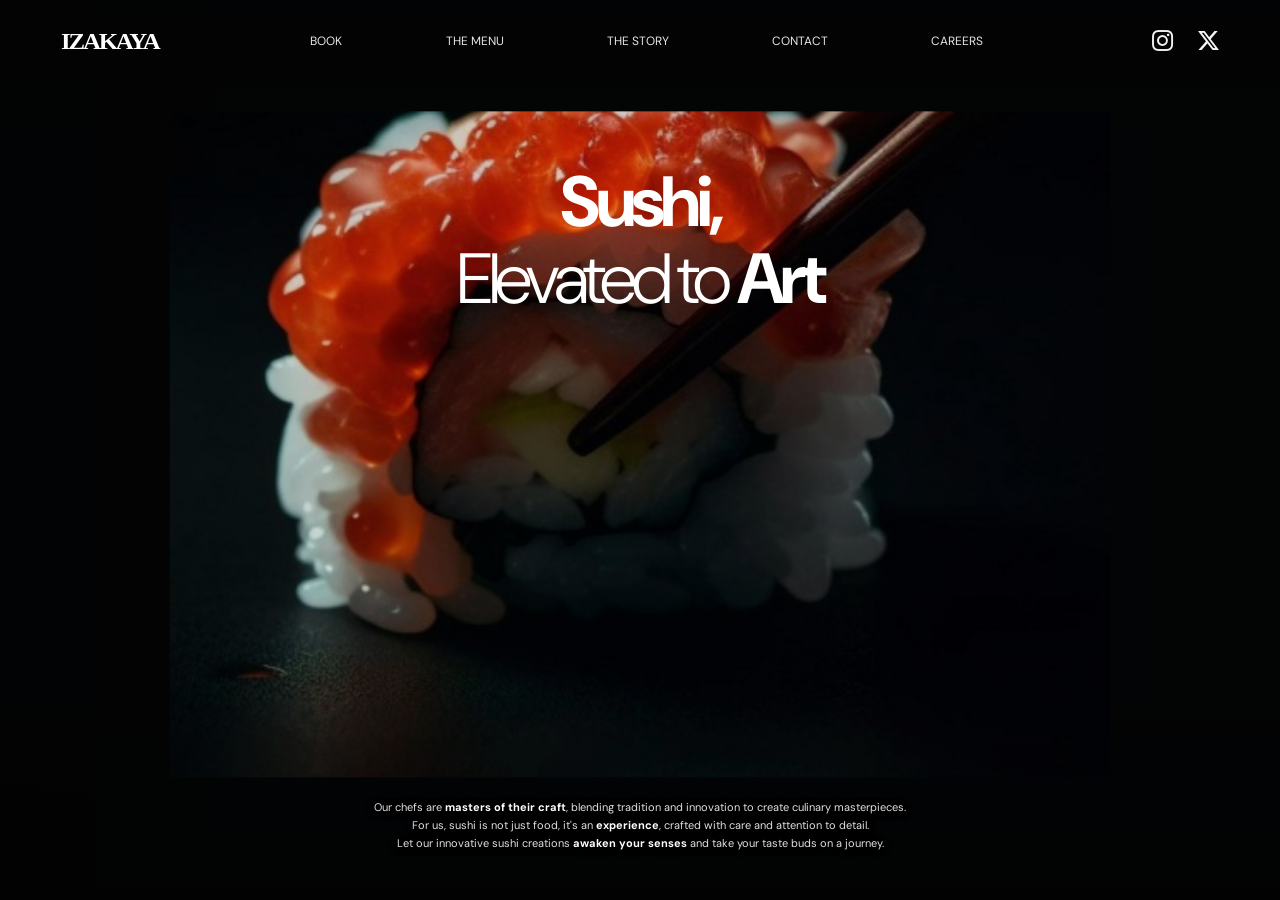
<file: index.html>
<!doctype html>
<html lang="pt">
<head>
  <meta charset="utf-8">
  <meta name="viewport" content="width=device-width, initial-scale=1">
  <meta name="theme-color" content="#050607">
  <meta name="description" content="Izakaya — Sushi, Elevated to Art.">
  <title>Izakaya — Sushi, Elevated to Art</title>

  <!-- Bootstrap 5 -->
  <link href="https://cdn.jsdelivr.net/npm/bootstrap@5.3.3/dist/css/bootstrap.min.css" rel="stylesheet">
  <!-- Bootstrap Icons -->
  <link href="https://cdn.jsdelivr.net/npm/bootstrap-icons@1.11.3/font/bootstrap-icons.min.css" rel="stylesheet">
  <link rel="preconnect" href="https://fonts.googleapis.com">
  <link rel="preconnect" href="https://fonts.gstatic.com" crossorigin>
  <link href="https://fonts.googleapis.com/css2?family=DM+Sans:wght@300;400;500;600;700&display=swap" rel="stylesheet">
  <link rel="stylesheet" href="css/style.css">
</head>
<body>
  <main class="hero" id="home">
    <div class="hero-photo" aria-hidden="true"></div>
    <div class="hero-shade" aria-hidden="true"></div>

    <header class="site-header">
      <nav class="navbar navbar-expand-lg navbar-dark">
        <div class="container-fluid nav-shell">
          <a class="navbar-brand brand-mark" href="#home" aria-label="Izakaya — início">IZAKAYA</a>

          <button class="navbar-toggler" type="button" data-bs-toggle="collapse"
            data-bs-target="#mainNavigation" aria-controls="mainNavigation"
            aria-expanded="false" aria-label="Abrir navegação">
            <span class="navbar-toggler-icon"></span>
          </button>

          <div class="collapse navbar-collapse" id="mainNavigation">
            <ul class="navbar-nav nav-links mx-auto">
              <li class="nav-item"><a class="nav-link" href="#book">BOOK</a></li>
              <li class="nav-item"><a class="nav-link" href="menu.html">THE MENU</a></li>
              <li class="nav-item"><a class="nav-link" href="sobre.html">THE STORY</a></li>
              <li class="nav-item"><a class="nav-link" href="contactos.html">CONTACT</a></li>
              <li class="nav-item"><a class="nav-link" href="#careers">CAREERS</a></li>
            </ul>
            <div class="social-links">
              <a href="https://www.instagram.com/" target="_blank" rel="noreferrer" aria-label="Instagram">
                <i class="bi bi-instagram"></i>
              </a>
              <a href="https://twitter.com/" target="_blank" rel="noreferrer" aria-label="Twitter">
                <i class="bi bi-twitter-x"></i>
              </a>
            </div>
          </div>
        </div>
      </nav>
    </header>

    <section class="hero-content container-fluid">
      <h1 class="hero-title">
        <span class="title-first">Sushi,</span>
        <span class="title-second">Elevated to <strong>Art</strong></span>
      </h1>

      <div class="hero-copy">
        <p>Our chefs are <strong>masters of their craft</strong>, blending tradition and innovation to create culinary masterpieces.</p>
        <p>For us, sushi is not just food, it's an <strong>experience</strong>, crafted with care and attention to detail.</p>
        <p>Let our innovative sushi creations <strong>awaken your senses</strong> and take your taste buds on a journey.</p>
      </div>
    </section>
  </main>

  <script src="https://cdn.jsdelivr.net/npm/bootstrap@5.3.3/dist/js/bootstrap.bundle.min.js"></script>
  <script src="js/script.js"></script>
</body>
</html>
</file>
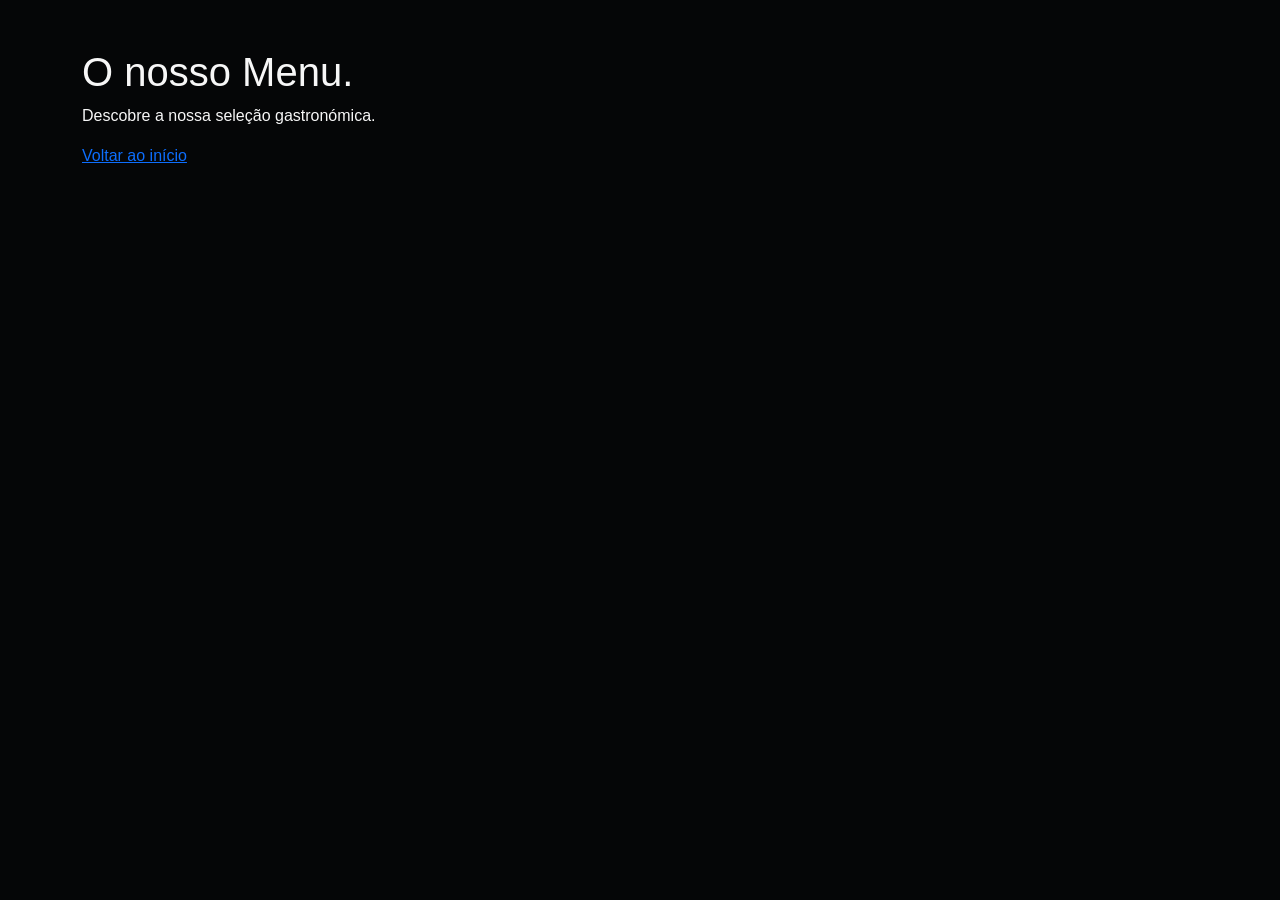
<file: menu.html>
<!DOCTYPE html>
<html lang="pt-PT">
<head>
    <meta charset="UTF-8">
    <meta name="viewport" content="width=device-width, initial-scale=1.0">
    <title>Menu | NOIR</title>

    <link href="https://cdn.jsdelivr.net/npm/bootstrap@5.3.8/dist/css/bootstrap.min.css"
          rel="stylesheet">

    <link rel="stylesheet" href="css/style.css">
</head>

<body>

    <main class="container py-5">
        <h1>O nosso <span>Menu.</span></h1>
        <p>Descobre a nossa seleção gastronómica.</p>
        <a href="index.html">Voltar ao início</a>
    </main>

</body>
</html>
</file>
<file: css/style.css>
/* ---------------------------------------
   IZAKAYA — Home
   Bootstrap 5 + custom responsive styling
---------------------------------------- */
:root {
  --page-black: #050607;
  --text-white: #f7f7f7;
}

* { box-sizing: border-box; }

html {
  scroll-behavior: smooth;
  background: var(--page-black);
}

body {
  margin: 0;
  min-width: 320px;
  background: var(--page-black);
  color: var(--text-white);
  font-family: "DM Sans", Arial, sans-serif;
}

.hero {
  position: relative;
  isolation: isolate;
  min-height: 100svh;
  height: 100svh;
  overflow: hidden;
  background: #030405;
}

/* The food image sits behind the type, as in the reference. */
.hero-photo {
  position: absolute;
  z-index: -2;
  inset: 0;
  background-image: url("../assets/images/hero-sushi.jpg");
  background-repeat: no-repeat;
  background-size: min(72vw, 1050px) auto;
  background-position: 50% 48%;
  opacity: .96;
  transform: scale(1.02);
}

.hero-shade {
  position: absolute;
  z-index: -1;
  inset: 0;
  pointer-events: none;
  background:
    linear-gradient(90deg, rgba(0,0,0,.20), transparent 45%, rgba(0,0,0,.12)),
    linear-gradient(180deg, rgba(0,0,0,.18) 0%, transparent 32%, transparent 70%, rgba(0,0,0,.40) 100%);
}

.site-header {
  position: absolute;
  z-index: 5;
  inset: 0 0 auto;
  padding: 12px 4.8% 0;
}

.nav-shell {
  min-height: 42px;
  padding: 0;
}

.brand-mark {
  color: #fff !important;
  font-family: Georgia, "Times New Roman", serif;
  font-size: 23px;
  font-weight: 700;
  letter-spacing: -2px;
  line-height: 1;
  transform: scaleX(1.08);
  transform-origin: left center;
}

.nav-links {
  width: min(64%, 790px);
  display: flex;
  flex-direction: row;
  justify-content: space-between;
  gap: clamp(14px, 3vw, 52px);
  margin-left: auto !important;
  margin-right: auto !important;
}

.nav-links .nav-link {
  padding: 8px 0 !important;
  color: rgba(255,255,255,.9);
  font-size: 12px;
  font-weight: 400;
  white-space: nowrap;
  transition: opacity .2s ease;
}

.nav-links .nav-link:hover,
.social-links a:hover { opacity: .62; }

.social-links {
  display: flex;
  align-items: center;
  gap: 25px;
  margin-left: 26px;
}

.social-links a {
  color: #f4f4f4;
  font-size: 21px;
  line-height: 1;
  transition: opacity .2s ease;
}

.hero-content {
  position: relative;
  width: 100%;
  height: 100%;
  padding: 0;
}

.hero-title {
  position: absolute;
  top: 18.2%;
  left: 50%;
  width: max-content;
  max-width: 94%;
  margin: 0;
  transform: translateX(-50%);
  color: #fff;
  text-align: center;
  font-size: clamp(48px, 5.55vw, 88px);
  font-weight: 300;
  letter-spacing: -4.8px;
  line-height: 1.08;
}

.hero-title span { display: block; }
.hero-title .title-first { font-weight: 700; }
.hero-title .title-second { font-weight: 300; }
.hero-title strong { font-weight: 700; }

.hero-copy {
  position: absolute;
  left: 50%;
  bottom: 5.3%;
  width: min(760px, 88%);
  transform: translateX(-50%);
  color: rgba(255,255,255,.88);
  text-align: center;
  font-size: 11px;
  font-weight: 400;
  line-height: 1.62;
  text-shadow: 0 1px 8px rgba(0,0,0,.8);
}

.hero-copy p { margin: 0; }
.hero-copy strong { color: #fff; font-weight: 700; }

/* Tablet and mobile */
@media (max-width: 991.98px) {
  .site-header {
    padding: 12px 5%;
    background: linear-gradient(180deg, rgba(0,0,0,.55), transparent);
  }

  .nav-shell { min-height: 48px; }
  .navbar-toggler { border-color: rgba(255,255,255,.45); }
  .navbar-toggler:focus { box-shadow: 0 0 0 .15rem rgba(255,255,255,.2); }

  .navbar-collapse {
    margin-top: 12px;
    padding: 15px 18px 18px;
    background: rgba(4,5,6,.94);
    border: 1px solid rgba(255,255,255,.12);
    backdrop-filter: blur(12px);
  }

  .nav-links {
    width: 100%;
    flex-direction: column;
    gap: 4px;
    margin: 0 !important;
  }

  .nav-links .nav-link { padding: 9px 0 !important; }
  .social-links { margin: 12px 0 0; }
  .hero-title { top: 22%; letter-spacing: -2.5px; }
  .hero-photo {
    background-size: auto 68%;
    background-position: 52% 52%;
  }
}

@media (max-width: 575.98px) {
  .hero { min-height: 720px; height: 100svh; }
  .brand-mark { font-size: 21px; }
  .hero-title {
    top: 24%;
    width: 94%;
    font-size: clamp(43px, 11vw, 62px);
    letter-spacing: -2.7px;
  }
  .hero-title .title-second { font-size: .82em; }
  .hero-photo {
    background-size: auto 58%;
    background-position: 53% 51%;
  }
  .hero-shade {
    background:
      linear-gradient(180deg, rgba(0,0,0,.18), transparent 35%, rgba(0,0,0,.1) 62%, rgba(0,0,0,.58)),
      linear-gradient(90deg, rgba(0,0,0,.22), transparent 50%, rgba(0,0,0,.2));
  }
  .hero-copy {
    bottom: 5%;
    width: 88%;
    font-size: 10px;
    line-height: 1.65;
  }
}

@media (max-height: 650px) and (min-width: 992px) {
  .hero-title { top: 16%; }
  .hero-copy { bottom: 3%; }
}
</file>
